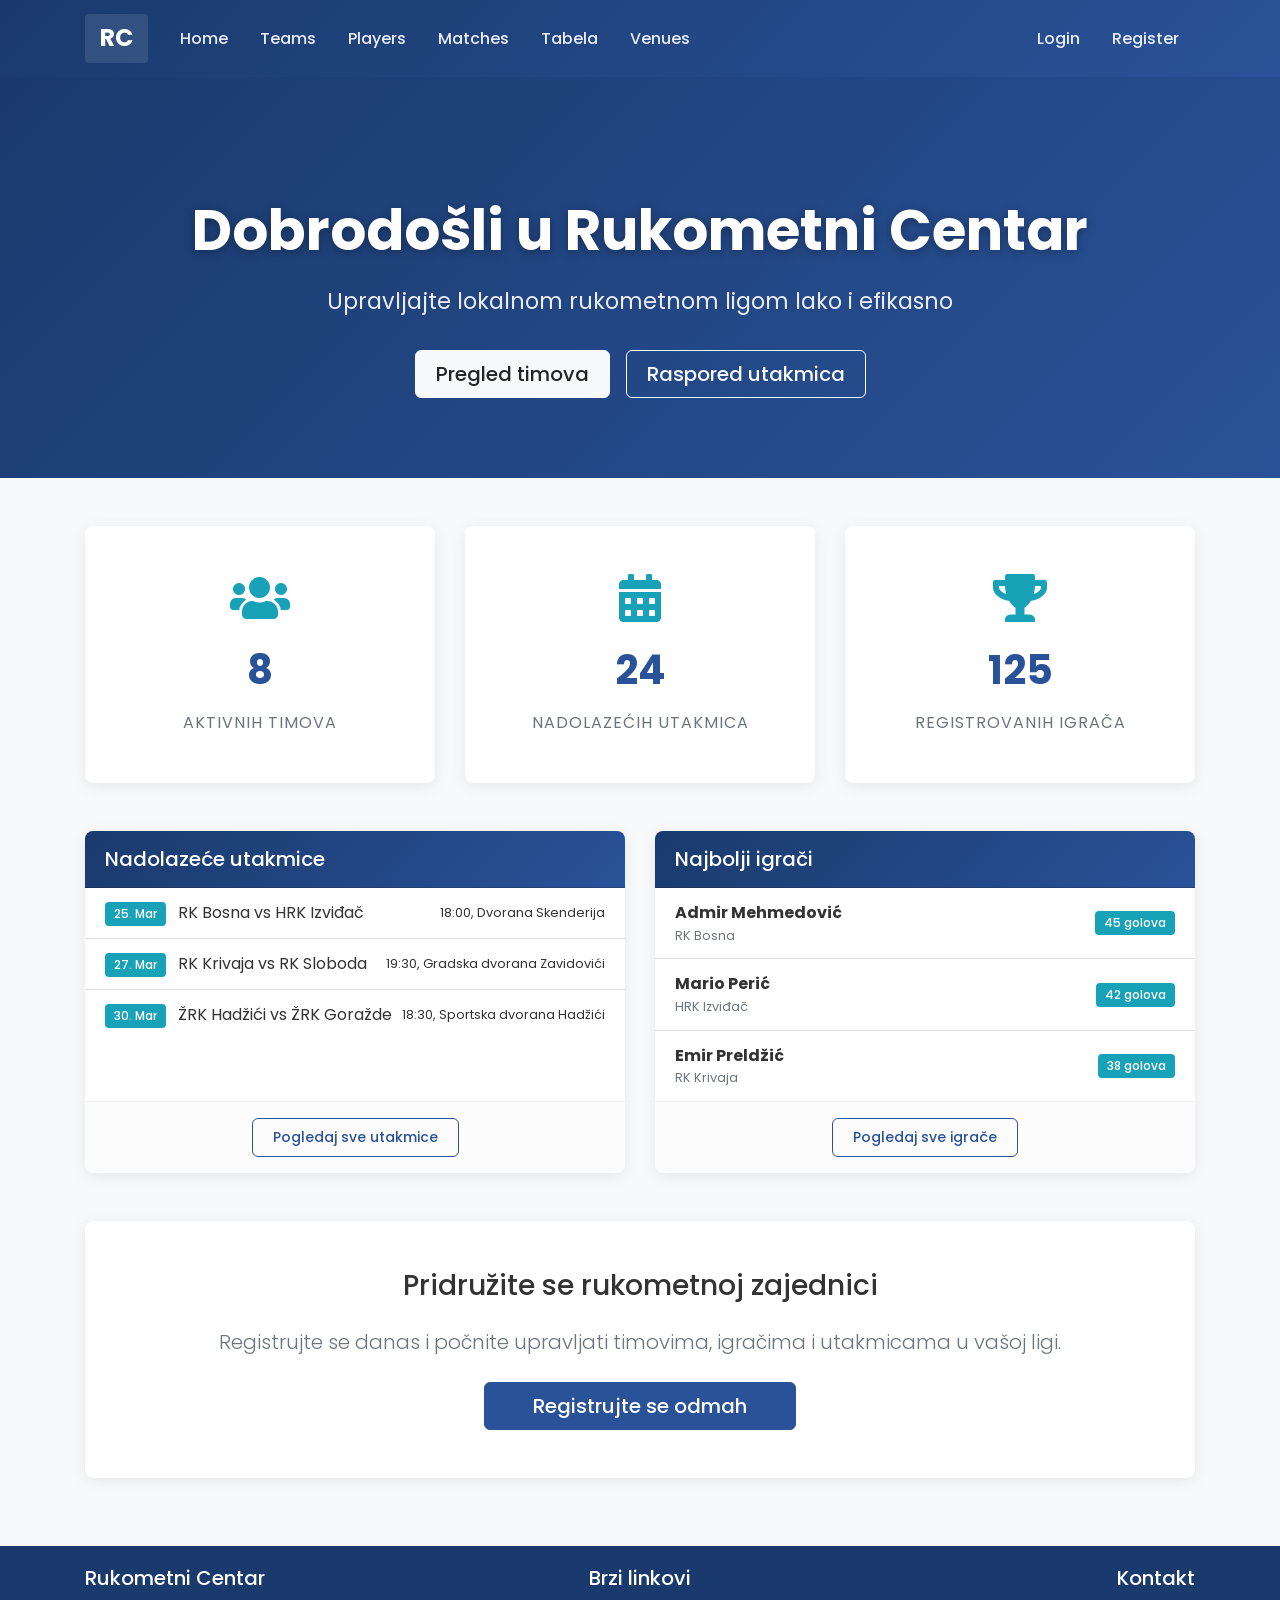
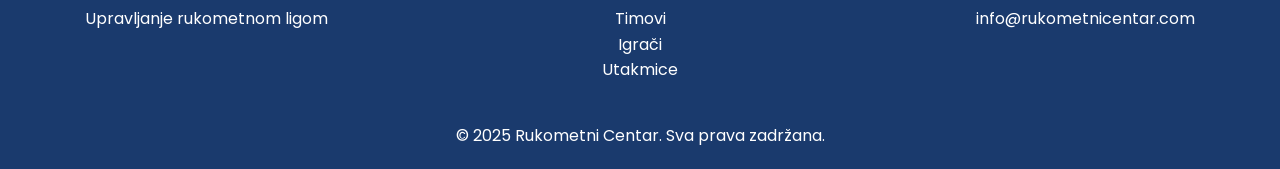
<file: frontend/index.html>
<!DOCTYPE html>
<html lang="en">
  <head>
    <meta charset="UTF-8">
    <meta name="viewport" content="width=device-width, initial-scale=1.0">
    <!-- Google Fonts -->
    <link rel="preconnect" href="https://fonts.googleapis.com">
    <link rel="preconnect" href="https://fonts.gstatic.com" crossorigin>
    <link href="https://fonts.googleapis.com/css2?family=Poppins:wght@300;400;500;600;700&display=swap" rel="stylesheet">
    <!-- Bootstrap and other styles -->
    <link rel="stylesheet" href="https://maxcdn.bootstrapcdn.com/bootstrap/4.5.2/css/bootstrap.min.css">
    <link rel="stylesheet" href="https://cdnjs.cloudflare.com/ajax/libs/font-awesome/5.15.3/css/all.min.css">
    <link rel="stylesheet" href="assets/css/spapp.css">
    <link rel="stylesheet" href="assets/css/style.css">
    <title>Rukometni Centar</title>
    
  </head>
  <body>
    <nav class="navbar navbar-expand-lg navbar-light">
        <div class="container">
          <a class="navbar-brand" href="#home">RC</a>
          <button class="navbar-toggler" type="button" data-toggle="collapse" data-target="#spapNavbar" aria-controls="spapNavbar" aria-expanded="false" aria-label="Toggle navigation">
            <span class="navbar-toggler-icon"></span>
          </button>
          <div class="collapse navbar-collapse" id="spapNavbar">
            <ul class="navbar-nav mr-auto">
              <li class="nav-item">
                <a class="nav-link" href="#home">Home</a>
              </li>
              <li class="nav-item">
                <a class="nav-link" href="#teams">Teams</a>
              </li>
              <li class="nav-item">
                <a class="nav-link" href="#players">Players</a>
              </li>
              <li class="nav-item">
                <a class="nav-link" href="#matches">Matches</a>
              </li>
              <li class="nav-item">
                <a class="nav-link" href="#standings">Tabela</a>
              </li>
              <li class="nav-item">
                <a class="nav-link" href="#venues">Venues</a>
              </li>
            </ul>
            <ul class="navbar-nav ml-auto">
              <li class="nav-item">
                <a class="nav-link" href="#login">Login</a>
              </li>
              <li class="nav-item">
                <a class="nav-link" href="#register">Register</a>
              </li>
            </ul>
          </div>
        </div>
      </nav>

    <main id="spapp" role="main">
      <section id="home" data-load="views/home.html"></section>
      <section id="teams" data-load="views/teams.html"></section>
      <section id="players" data-load="views/players.html"></section>
      <section id="matches" data-load="views/matches.html"></section>
      <section id="standings" data-load="views/standings.html"></section>
      <section id="venues" data-load="views/venues.html"></section>
      <section id="login" data-load="views/login.html"></section>
      <section id="register" data-load="views/register.html"></section>
    </main>

    <footer class="text-center">
        <div class="container">
          <div class="row">
            <div class="col-md-4 text-md-left mb-3 mb-md-0">
              <h5 class="mb-3">Rukometni Centar</h5>
              <p class="mb-0">Upravljanje rukometnom ligom</p>
            </div>
            <div class="col-md-4 mb-3 mb-md-0">
              <h5 class="mb-3">Brzi linkovi</h5>
              <ul class="list-unstyled">
                <li><a href="#teams" class="text-white">Timovi</a></li>
                <li><a href="#players" class="text-white">Igrači</a></li>
                <li><a href="#matches" class="text-white">Utakmice</a></li>
              </ul>
            </div>
            <div class="col-md-4 text-md-right">
              <h5 class="mb-3">Kontakt</h5>
              <p class="mb-0">info@rukometnicentar.com</p>
            </div>
          </div>
          <div class="mt-4">
            <p class="mb-0">&copy; 2025 Rukometni Centar. Sva prava zadržana.</p>
          </div>
        </div>
    </footer>

    <script src="assets/js/jquery.min.js"></script>
    <script src="https://cdnjs.cloudflare.com/ajax/libs/popper.js/1.16.0/umd/popper.min.js"></script>
    <script src="assets/js/jquery.spapp.min.js"></script>
    <script src="assets/js/main.js"></script>
    <script src="https://maxcdn.bootstrapcdn.com/bootstrap/4.5.2/js/bootstrap.min.js"></script>
  </body>
</html>
</file>
<file: frontend/assets/css/spapp.css>
main#spapp > section { display: none; }
main#spapp > section:last-child { display: block; }
@keyframes appear { from { width: 0; opacity: 0; } to { width: 100%; opacity: 1; } }
main#spapp > section:target { display: block; animation: appear 0.1s linear 1; }
main#spapp > section:target ~ * { display: none; }
</file>
<file: frontend/assets/css/style.css>
body {
  font-family: 'Poppins', 'Segoe UI', Arial, sans-serif;
  background-color: #f8f9fa;
  color: #333;
  line-height: 1.6;
}

/* Layout components */
main#spapp {
  flex: 1;
  min-height: calc(100vh - 140px);
  padding-bottom: 20px;
}

footer {
  background-color: #1a3a6d;
  color: #fff;
  padding: 20px 0;
  position: relative;
  bottom: 0;
  left: 0;
  right: 0;
}

/* Navbar styling */
.navbar {
  background: linear-gradient(135deg, #1a3a6d 0%, #2a5298 100%) !important;
  box-shadow: 0 2px 10px rgba(0, 0, 0, 0.1);
  padding: 0.8rem 1rem;
}

.navbar-brand {
  font-weight: 700;
  font-size: 1.5rem;
  color: #fff !important;
  padding: 5px 15px;
  border-radius: 4px;
  background-color: rgba(255, 255, 255, 0.1);
}

.navbar-light .navbar-nav .nav-link {
  color: rgba(255, 255, 255, 0.9) !important;
  font-weight: 500;
  transition: all 0.3s ease;
  padding: 0.8rem 1rem;
}

.navbar-light .navbar-nav .nav-link:hover {
  color: #fff !important;
  background-color: rgba(255, 255, 255, 0.1);
  transform: translateY(-2px);
}

/* Home section */
.home-section {
  background: linear-gradient(135deg, #1a3a6d 0%, #2a5298 100%);
  color: #fff;
  padding: 120px 0 80px;
  text-align: center;
  position: relative;
  overflow: hidden;
}

.home-section::before {
  content: '';
  position: absolute;
  top: 0;
  left: 0;
  right: 0;
  bottom: 0;
  background-image: url('https://images.unsplash.com/photo-1554533899-689d60dbaaf6');
  background-size: cover;
  background-position: center;
  opacity: 0.1;
  z-index: 0;
}

.home-section .container {
  position: relative;
  z-index: 1;
}

.home-section h1 {
  font-size: 3.5rem;
  font-weight: 700;
  margin-bottom: 20px;
  text-shadow: 0 2px 10px rgba(0, 0, 0, 0.3);
}

.home-section p {
  font-size: 1.4rem;
  max-width: 700px;
  margin: 0 auto 30px;
  opacity: 0.9;
}

/* Cards styling */
.card {
  border: none;
  border-radius: 8px;
  box-shadow: 0 3px 15px rgba(0, 0, 0, 0.08);
  transition: all 0.3s ease;
  overflow: hidden;
}

.card:hover {
  transform: translateY(-5px);
  box-shadow: 0 5px 20px rgba(0, 0, 0, 0.1);
}

.card-header {
  font-weight: 600;
  padding: 1rem 1.25rem;
}

.card-body {
  padding: 1.5rem;
}

.card-footer {
  background-color: rgba(0, 0, 0, 0.01);
  border-top: 1px solid rgba(0, 0, 0, 0.05);
  padding: 1rem 1.25rem;
}

.card .card-title {
  font-weight: 600;
  margin-bottom: 1rem;
  color: #1a3a6d;
}

/* Button styling */
.btn {
  font-weight: 500;
  padding: 0.5rem 1.25rem;
  border-radius: 6px;
  transition: all 0.3s ease;
}

.btn-info {
  background-color: #2a5298;
  border-color: #2a5298;
}

.btn-info:hover, .btn-info:focus {
  background-color: #1a3a6d;
  border-color: #1a3a6d;
  transform: translateY(-2px);
  box-shadow: 0 4px 10px rgba(42, 82, 152, 0.3);
}

.btn-outline-info {
  color: #2a5298;
  border-color: #2a5298;
}

.btn-outline-info:hover {
  background-color: #2a5298;
  color: #fff;
}

/* Table styling */
.table {
  background-color: #fff;
  border-radius: 8px;
  overflow: hidden;
}

.table th {
  background-color: #f8f9fa;
  font-weight: 600;
  color: #495057;
  border-top: none;
}

.table-hover tbody tr:hover {
  background-color: rgba(42, 82, 152, 0.03);
}

/* Form styling */
.form-control {
  border-radius: 6px;
  padding: 0.6rem 1rem;
  border: 1px solid #ced4da;
  transition: all 0.3s ease;
}

.form-control:focus {
  border-color: #2a5298;
  box-shadow: 0 0 0 0.2rem rgba(42, 82, 152, 0.25);
}

label {
  font-weight: 500;
  color: #495057;
  margin-bottom: 0.5rem;
}

/* Modal styling */
.modal-header {
  border-bottom: 1px solid rgba(0, 0, 0, 0.05);
}

.modal-content {
  border: none;
  border-radius: 8px;
  box-shadow: 0 5px 25px rgba(0, 0, 0, 0.1);
}

/* Pagination */
.pagination .page-link {
  color: #2a5298;
  border: 1px solid rgba(0, 0, 0, 0.1);
  margin: 0 3px;
  border-radius: 4px;
}

.pagination .page-item.active .page-link {
  background-color: #2a5298;
  border-color: #2a5298;
}

/* Login and Register pages */
.card-header.bg-info {
  background: linear-gradient(135deg, #1a3a6d 0%, #2a5298 100%) !important;
}

/* Additional components */
.badge {
  padding: 0.5em 0.75em;
  font-weight: 500;
  border-radius: 4px;
}

/* Section headings */
section h2 {
  color: #1a3a6d;
  font-weight: 700;
  margin-bottom: 0.5rem;
}

section p.lead {
  color: #6c757d;
  margin-bottom: 2rem;
}

/* Search and filter components */
.input-group {
  box-shadow: 0 2px 5px rgba(0, 0, 0, 0.05);
  border-radius: 6px;
  overflow: hidden;
}

.input-group-append .btn {
  border-top-left-radius: 0;
  border-bottom-left-radius: 0;
}

/* Stats and Dashboard elements */
.stats-card {
  text-align: center;
  padding: 1.5rem;
}

.stats-card .value {
  font-size: 2.5rem;
  font-weight: 700;
  color: #2a5298;
  margin-bottom: 0.5rem;
}

.stats-card .label {
  font-size: 1rem;
  color: #6c757d;
  text-transform: uppercase;
  letter-spacing: 1px;
}

.match-item {
  transition: all 0.2s ease;
}

.match-item:hover {
  background-color: rgba(0, 0, 0, 0.01);
}

.match-vs, .match-score {
  min-width: 80px;
  text-align: center;
}

.team-name {
  min-width: 120px;
}

@media (max-width: 768px) {
  .team-name {
    min-width: auto;
    font-size: 0.9rem;
  }
  
  .match-vs, .match-score {
    min-width: 60px;
  }
}

.team-card .team-logo {
  width: 80px;
  height: 80px;
  background-color: rgba(42, 82, 152, 0.1);
  border-radius: 50%;
  margin: 0 auto;
  display: flex;
  align-items: center;
  justify-content: center;
}

.team-card {
  transition: all 0.3s ease;
}

.team-card:hover {
  transform: translateY(-5px);
  box-shadow: 0 10px 20px rgba(0, 0, 0, 0.1);
}

.venue-image {
  position: relative;
  height: 160px;
  overflow: hidden;
}

.venue-image-placeholder {
  height: 100%;
}

.venue-capacity {
  position: absolute;
  bottom: 10px;
  right: 10px;
  z-index: 1;
}

.venue-card {
  transition: all 0.3s ease;
}

.venue-card:hover {
  transform: translateY(-5px);
  box-shadow: 0 10px 20px rgba(0, 0, 0, 0.1);
}

.opacity-50 {
  opacity: 0.5;
}

.font-weight-medium {
  font-weight: 500;
}

.avatar {
  box-shadow: 0 2px 4px rgba(0, 0, 0, 0.05);
}

.badge.border {
  border-color: rgba(0, 0, 0, 0.1) !important;
}

.table td, .table th {
  vertical-align: middle;
}

.custom-file-label::after {
  content: "Pretraži";
}

.team-logo {
  width: 100px;
  height: 100px;
  margin: 0 auto;
  position: relative;
  display: flex;
  align-items: center;
  justify-content: center;
  background-color: rgba(42, 82, 152, 0.05);
  border-radius: 50%;
  overflow: hidden;
}

.team-logo-img {
  max-width: 90%;
  max-height: 90%;
  object-fit: contain;
}

.logo-fallback {
  display: none; /* Hidden by default, shown when image fails to load */
}

.team-card {
  transition: all 0.3s ease;
}

.team-card:hover {
  transform: translateY(-5px);
  box-shadow: 0 10px 20px rgba(0, 0, 0, 0.1);
}

.standings-table td, .standings-table th {
  vertical-align: middle;
}

.promotion-zone {
  background-color: rgba(40, 167, 69, 0.05);
}

.relegation-zone {
  background-color: rgba(220, 53, 69, 0.05);
}

.team-mini-logo {
  width: 30px;
  height: 30px;
  border-radius: 50%;
  overflow: hidden;
  background-color: rgba(42, 82, 152, 0.05);
  display: flex;
  align-items: center;
  justify-content: center;
}

.team-mini-logo img {
  max-width: 90%;
  max-height: 90%;
  object-fit: contain;
}

.badge-success {
  background-color: #28a745;
}

.badge-danger {
  background-color: #dc3545;
}

.badge-secondary {
  background-color: #6c757d;
}

.legend-item {
  font-size: 0.8rem;
}

.legend-item .badge {
  width: 12px;
  height: 12px;
  display: inline-block;
  vertical-align: middle;
}

/* For custom file input */
.custom-file-label::after {
  content: "Pretraži";
}

/* Custom Animations */
@keyframes fadeIn {
  from { opacity: 0; transform: translateY(20px); }
  to { opacity: 1; transform: translateY(0); }
}

.animate-fade-in {
  animation: fadeIn 0.5s ease forwards;
}

/* Responsiveness improvements */
@media (max-width: 768px) {
  .home-section {
    padding: 80px 0 60px;
  }
  
  .home-section h1 {
    font-size: 2.5rem;
  }
  
  .home-section p {
    font-size: 1.1rem;
  }
  
  .btn-group.btn-block .btn {
    padding: 0.4rem 0.6rem;
    font-size: 0.85rem;
  }
  
  .table {
    font-size: 0.9rem;
  }
}
</file>
